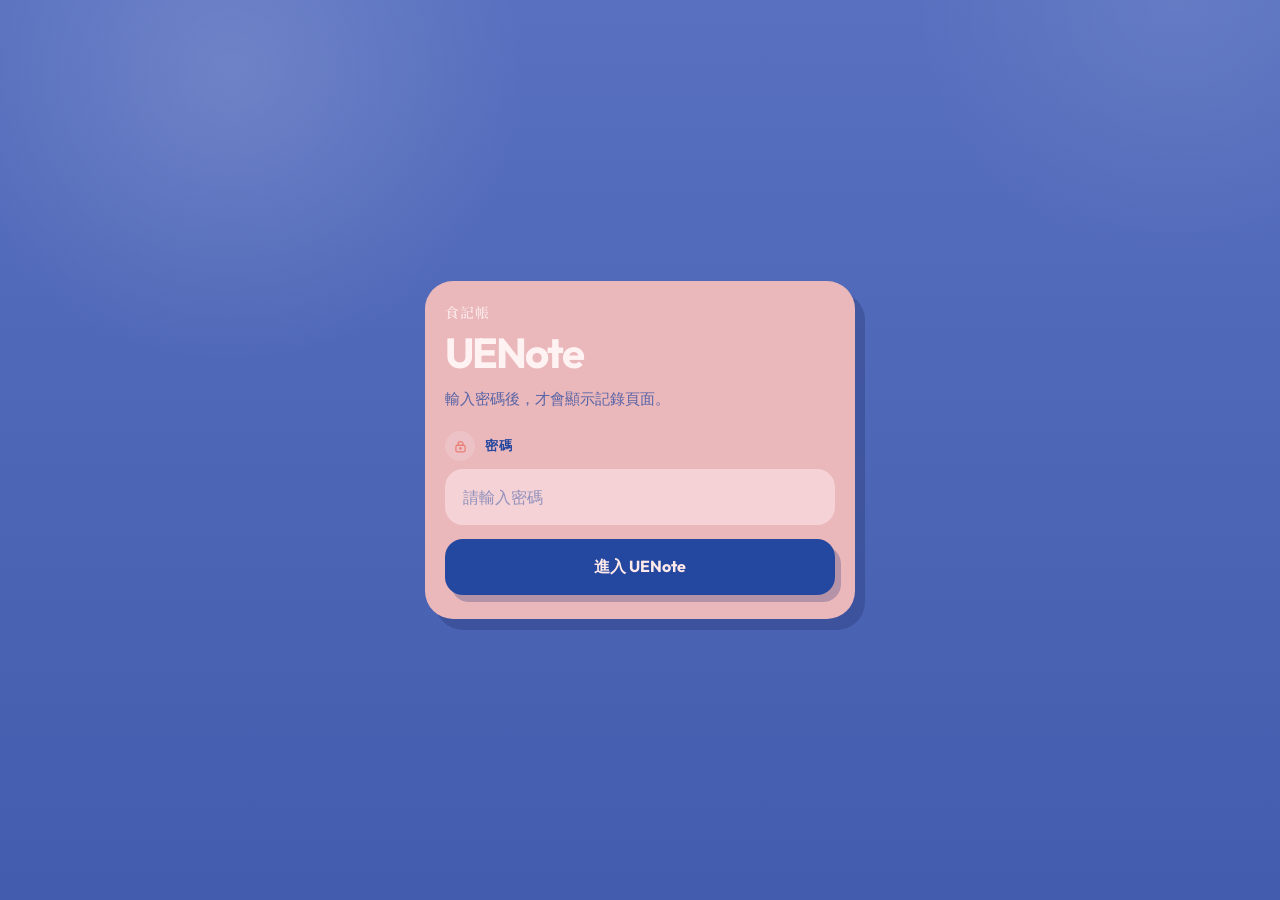
<file: index.html>
<!DOCTYPE html>
<html lang="zh-Hant">
<head>
  <meta charset="UTF-8">
  <meta name="viewport" content="width=device-width, initial-scale=1.0, viewport-fit=cover">
  <title>UENote</title>
  <link rel="icon" type="image/png" href="uenote-icon-180.png?v=20260509e">
  <link rel="apple-touch-icon" sizes="180x180" href="uenote-icon-180.png?v=20260509e">
  <link rel="preconnect" href="https://fonts.googleapis.com">
  <link rel="preconnect" href="https://fonts.gstatic.com" crossorigin>
  <link href="https://fonts.googleapis.com/css2?family=Noto+Serif+TC:wght@500;600;700&family=Outfit:wght@300;400;500;600;700&display=swap" rel="stylesheet">
  <link rel="stylesheet" href="style.css?v=password-gate-2">
</head>
<body>
  <section id="auth-gate" class="auth-gate">
    <div class="auth-card">
      <p class="brand-kicker">食記帳</p>
      <h1>UENote</h1>
      <p class="auth-copy">輸入密碼後，才會顯示記錄頁面。</p>
      <label class="field-group auth-field">
        <span class="field-label">
          <span class="field-icon" aria-hidden="true">
            <svg viewBox="0 0 24 24" class="ui-icon">
              <rect x="5.5" y="10.25" width="13" height="9.25" rx="2.25"></rect>
              <path d="M8.5 10.25V8.5a3.5 3.5 0 1 1 7 0v1.75"></path>
              <circle cx="12" cy="14.75" r="1"></circle>
            </svg>
          </span>
          <span>密碼</span>
        </span>
        <input id="password-input" type="password" placeholder="請輸入密碼" autocomplete="current-password">
      </label>
      <button id="unlock-button" class="primary-button" type="button">進入 UENote</button>
      <p id="auth-status" class="status-text auth-status"></p>
    </div>
  </section>

  <main id="app-shell" class="app-shell" hidden>
    <section id="page-add" class="page is-active">
      <header class="topbar">
        <div class="brand-block">
          <p class="brand-kicker">食記帳</p>
          <h1>UENote</h1>
        </div>
        <div class="top-switch" role="tablist" aria-label="頁面切換">
          <button class="top-switch-button is-active" data-page="add" type="button">新增記錄</button>
          <button class="top-switch-button" data-page="list" type="button">查看記錄</button>
        </div>
      </header>

      <section class="content-card form-card">
        <div class="section-head">
          <div>
            <p class="section-kicker">Entry</p>
            <h2 class="section-title">新增記錄</h2>
          </div>
          <p id="sync-status" class="status-text"></p>
        </div>

        <div class="form-grid">
          <label class="field-group">
            <span class="field-label">
              <span class="field-icon" aria-hidden="true">
                <svg viewBox="0 0 24 24" class="ui-icon">
                  <path d="M4.5 10.75 12 4.75l7.5 6v8A1.25 1.25 0 0 1 18.25 20h-4.5v-5h-3.5v5h-4.5A1.25 1.25 0 0 1 4.5 18.75Z"></path>
                </svg>
              </span>
              <span>店家</span>
            </span>
            <input id="restaurant-input" list="restaurant-suggestions" placeholder="輸入店家名稱" autocomplete="off">
            <datalist id="restaurant-suggestions"></datalist>
          </label>

          <label class="field-group">
            <span class="field-label">
              <span class="field-icon" aria-hidden="true">
                <svg viewBox="0 0 24 24" class="ui-icon">
                  <path d="M7 3.75v7.5"></path>
                  <path d="M10 3.75v7.5"></path>
                  <path d="M7 7.5h3"></path>
                  <path d="M15 3.75V20.25"></path>
                  <path d="M18.5 3.75c1.15 1.55 1.55 3.15 1.2 4.8-.35 1.4-1.25 2.65-2.7 3.7"></path>
                </svg>
              </span>
              <span>餐點</span>
            </span>
            <input id="item-input" list="item-suggestions" placeholder="輸入餐點名稱" autocomplete="off">
            <datalist id="item-suggestions"></datalist>
          </label>

          <div class="compact-row">
            <label class="field-group">
              <span class="field-label">
                <span class="field-icon" aria-hidden="true">
                  <svg viewBox="0 0 24 24" class="ui-icon">
                    <path d="M6.75 8.25h7.5l3.5 3.5-7.5 7.5-3.5-3.5Z"></path>
                    <circle cx="9.75" cy="11.25" r="1"></circle>
                  </svg>
                </span>
                <span>類型</span>
              </span>
              <input id="type-input" type="text" placeholder="例如：早餐、回購" autocomplete="off">
            </label>

            <label class="field-group">
              <span class="field-label">
                <span class="field-icon" aria-hidden="true">
                  <svg viewBox="0 0 24 24" class="ui-icon">
                    <path d="M12 12.25a3.75 3.75 0 1 0-3.75-3.75A3.75 3.75 0 0 0 12 12.25Z"></path>
                    <path d="M5.25 19.25a6.75 6.75 0 0 1 13.5 0"></path>
                  </svg>
                </span>
                <span>使用者</span>
              </span>
              <select id="author-input">
                <option value="R">R</option>
                <option value="Joey">Joey</option>
              </select>
            </label>
          </div>

          <label class="field-group">
            <span class="field-label">
              <span class="field-icon" aria-hidden="true">
                <svg viewBox="0 0 24 24" class="ui-icon">
                  <path d="M5 5.25A1.25 1.25 0 0 1 6.25 4h9.25L19 7.5v11.25A1.25 1.25 0 0 1 17.75 20H6.25A1.25 1.25 0 0 1 5 18.75Z"></path>
                  <path d="M15.5 4v4h4"></path>
                  <path d="M8 11.5h8"></path>
                  <path d="M8 15h5.5"></path>
                </svg>
              </span>
              <span>備註</span>
            </span>
            <textarea id="note-input" rows="4" placeholder="可不填"></textarea>
          </label>

          <button id="save-record" class="primary-button" type="button">儲存記錄</button>
        </div>
      </section>
    </section>

    <section id="page-list" class="page">
      <header class="topbar">
        <div class="brand-block">
          <p class="brand-kicker">記錄庫</p>
          <h1>UENote</h1>
        </div>
        <div class="top-switch" role="tablist" aria-label="頁面切換">
          <button class="top-switch-button" data-page="add" type="button">新增記錄</button>
          <button class="top-switch-button is-active" data-page="list" type="button">查看記錄</button>
        </div>
      </header>

      <section class="content-card">
        <div class="section-head">
          <div>
            <p class="section-kicker">Archive</p>
            <h2 class="section-title">查看記錄</h2>
          </div>
        </div>

        <label class="field-group search-group">
          <span class="field-label">
            <span class="field-icon" aria-hidden="true">
              <svg viewBox="0 0 24 24" class="ui-icon">
                <circle cx="11" cy="11" r="5.5"></circle>
                <path d="m16 16 4 4"></path>
              </svg>
            </span>
            <span>搜尋</span>
          </span>
          <input id="search-input" placeholder="搜尋店家、餐點、類型、備註" autocomplete="off">
        </label>

        <div id="record-list" class="record-list"></div>
      </section>
    </section>
  </main>

  <script>
    window.UENOTE_CONFIG = window.UENOTE_CONFIG || {};
  </script>
  <script src="config.js?v=password-gate-2"></script>
  <script src="app.js?v=password-gate-2"></script>
</body>
</html>
</file>
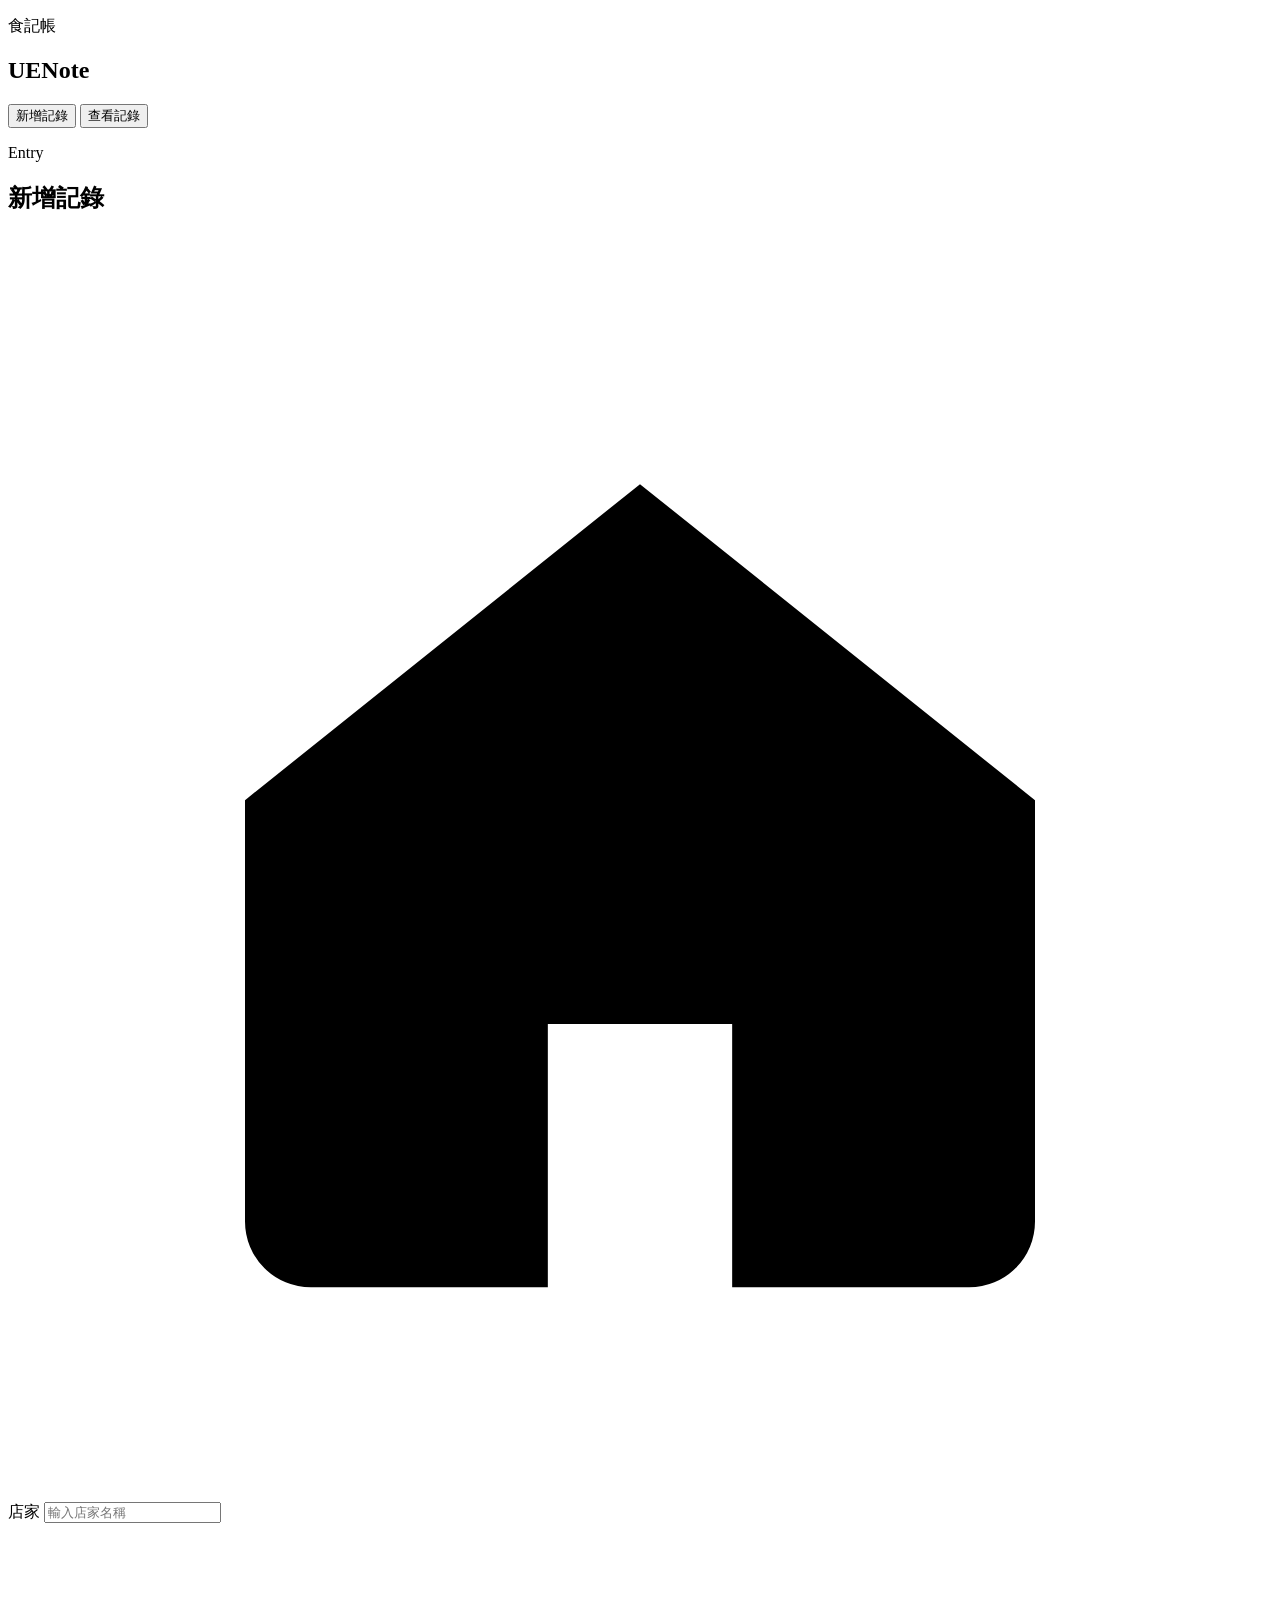
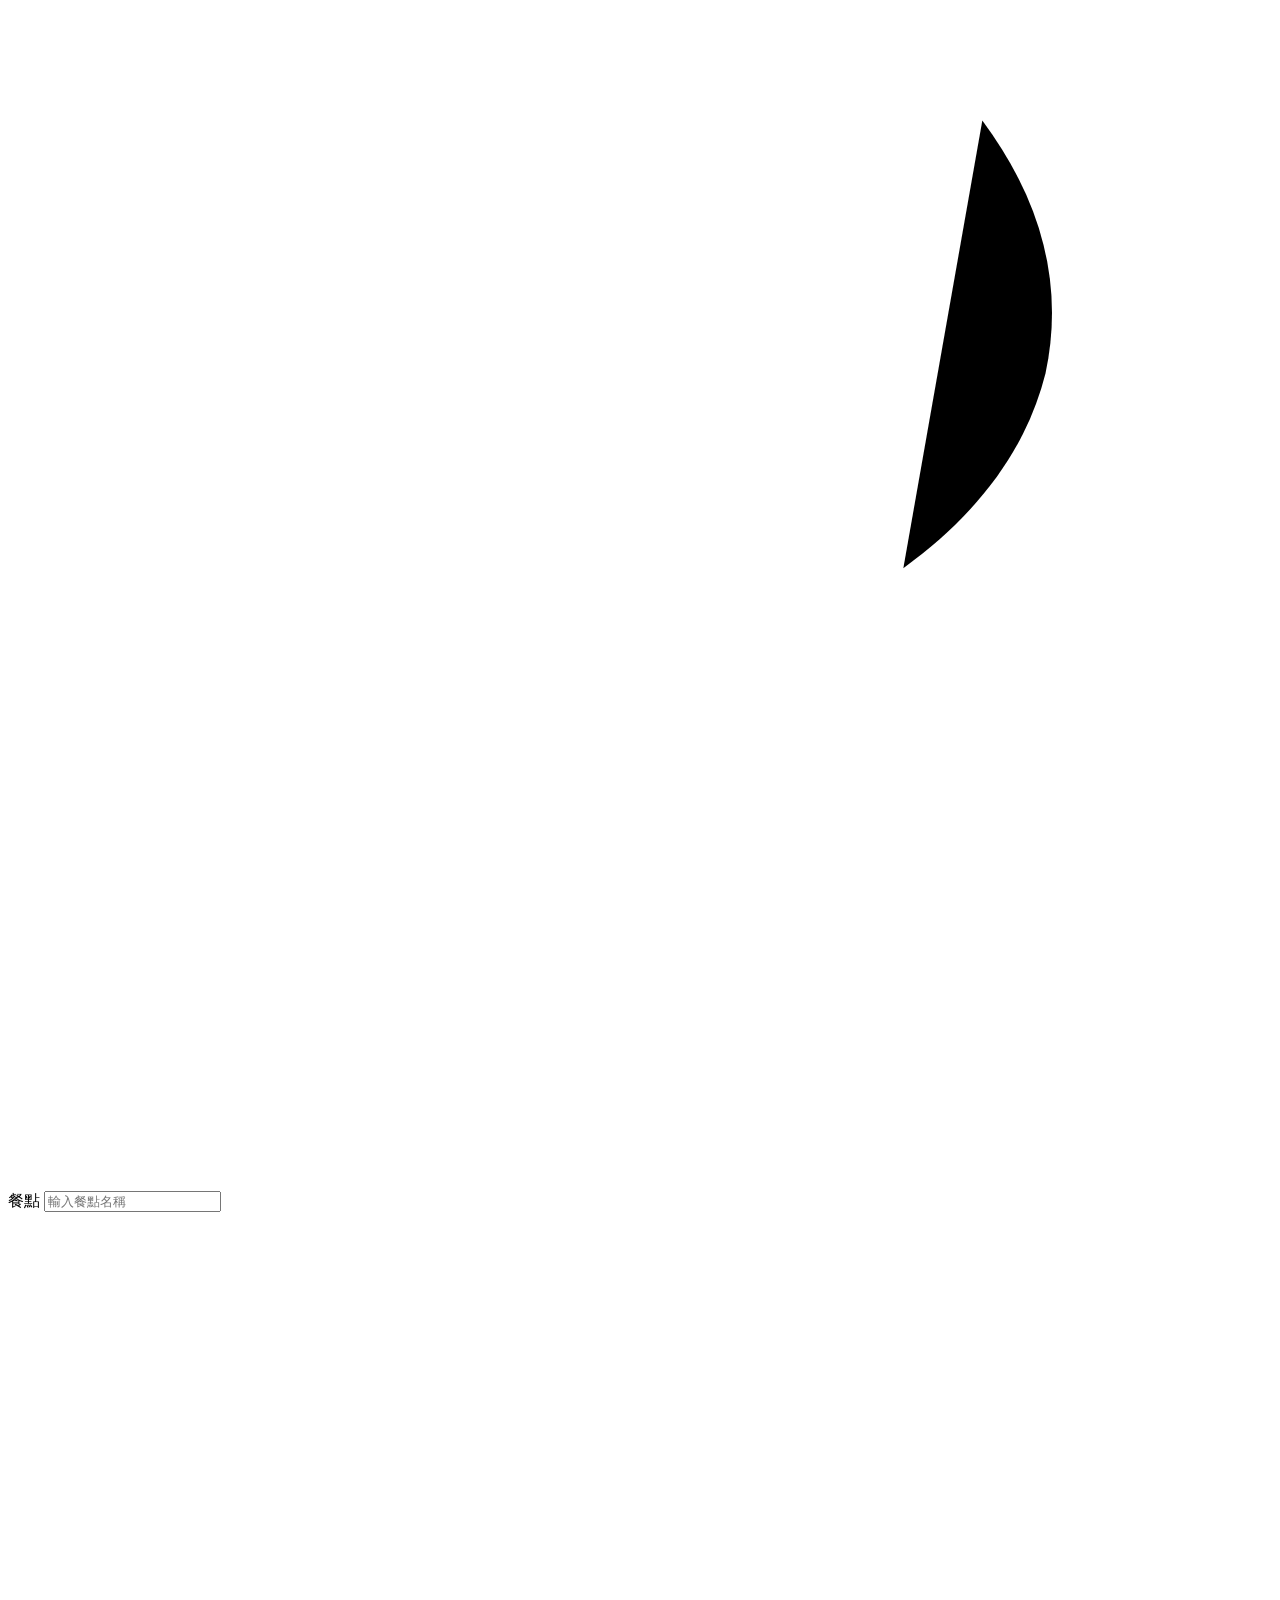
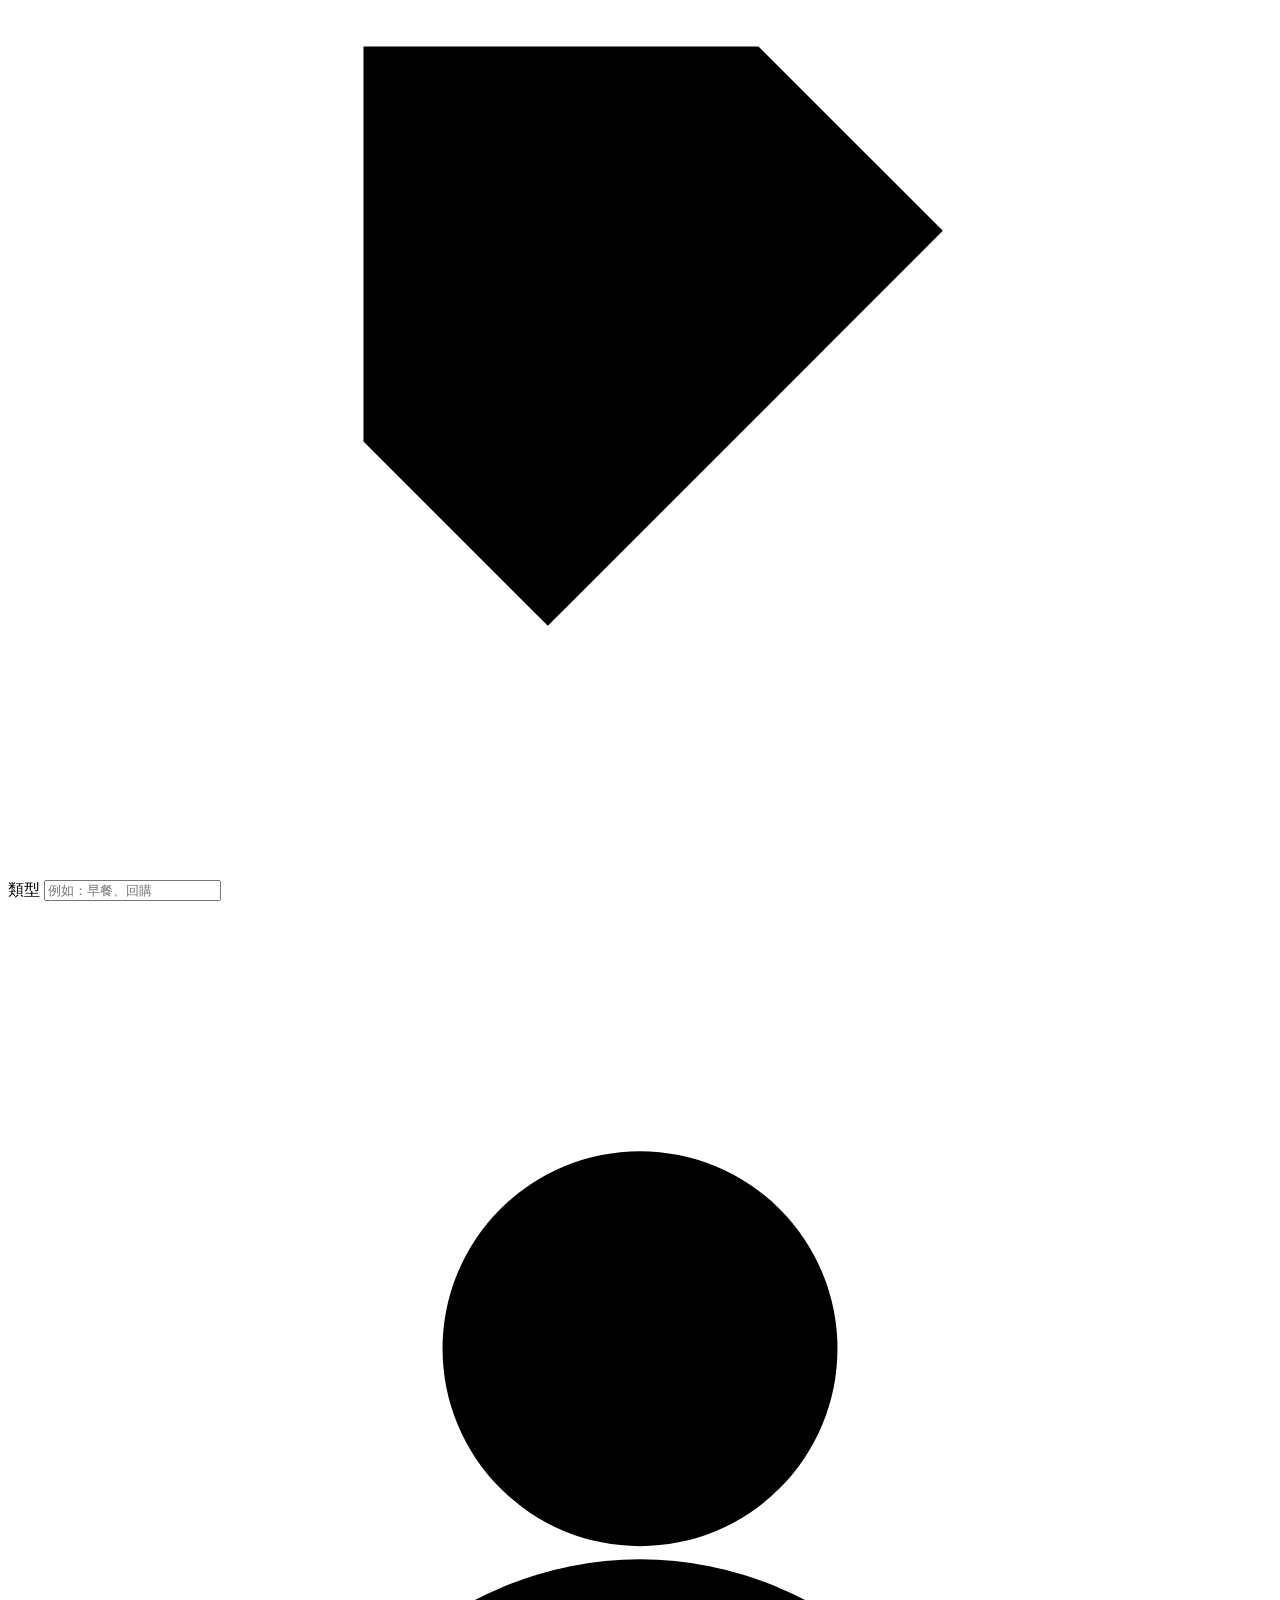
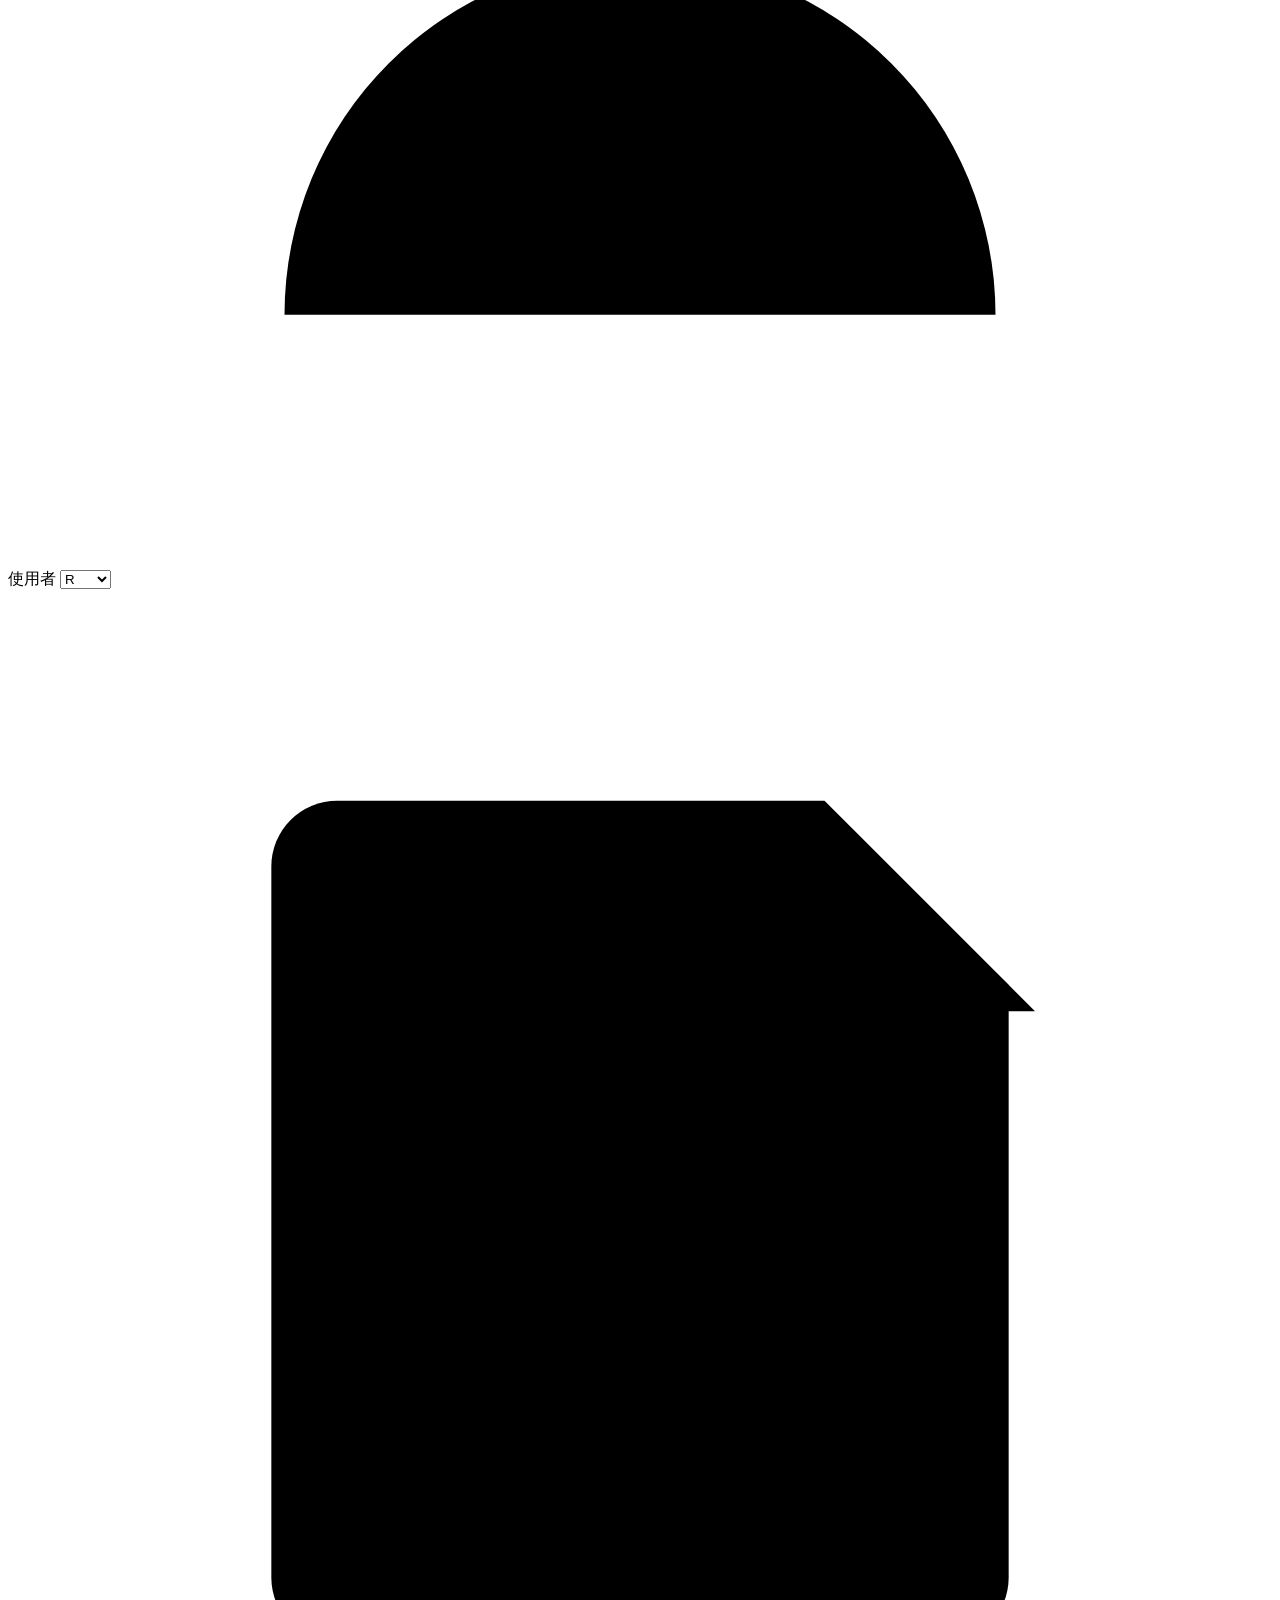
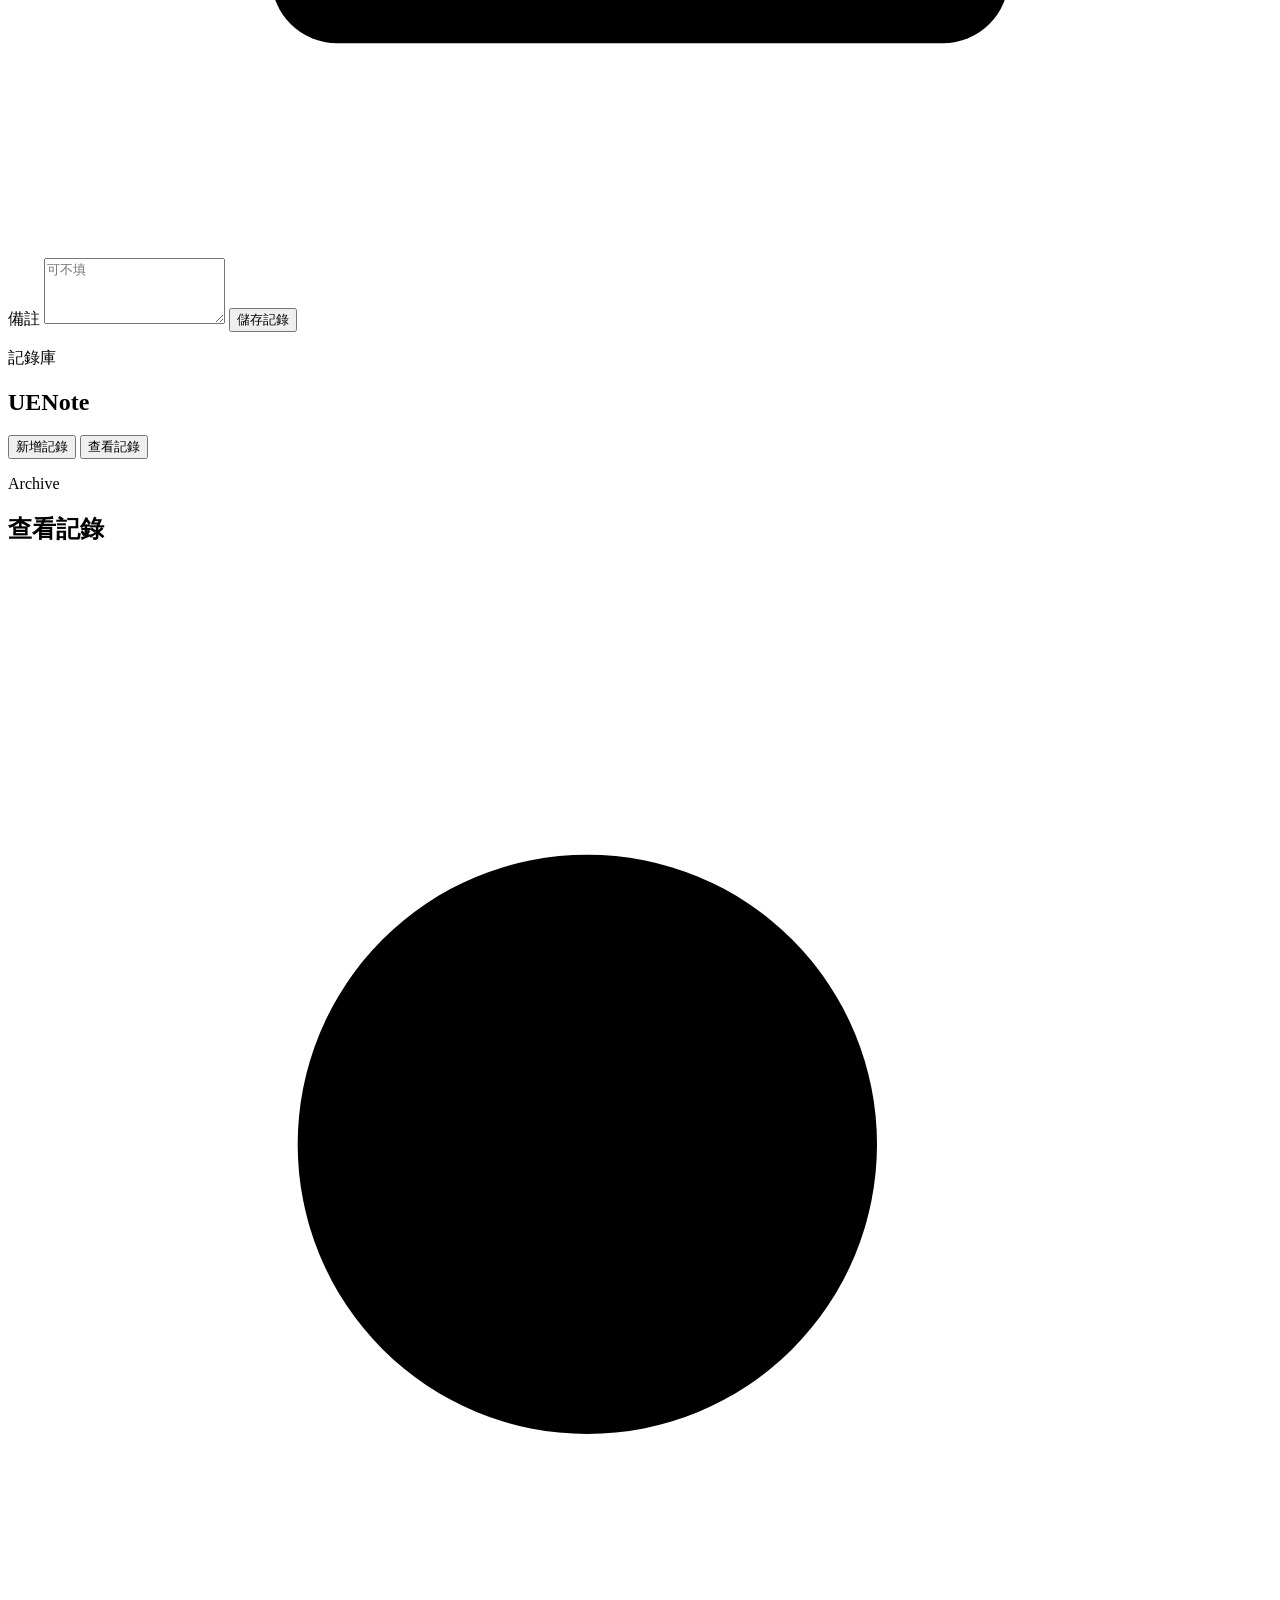
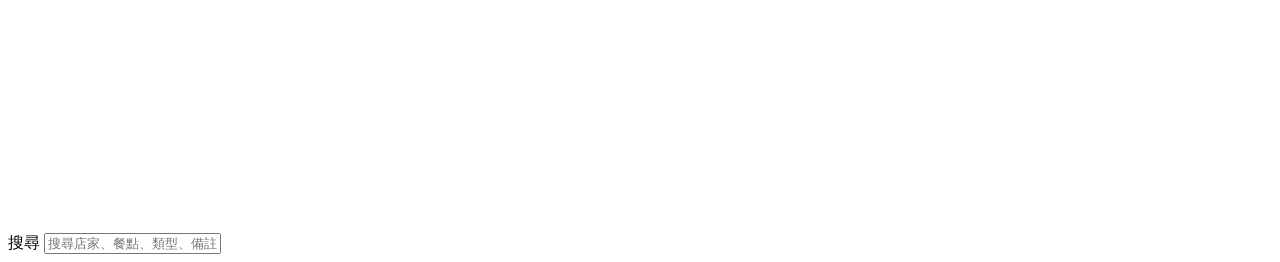
<file: apps-script/Index.html>
<!DOCTYPE html>
<html lang="zh-Hant">
<head>
  <meta charset="UTF-8">
  <meta name="viewport" content="width=device-width, initial-scale=1.0, viewport-fit=cover">
  <title>UENote</title>
  <link rel="icon" type="image/png" href="https://raw.githubusercontent.com/Rcherzz/UENote/main/uenote-icon-180.png?v=20260509e">
  <link rel="apple-touch-icon" sizes="180x180" href="https://raw.githubusercontent.com/Rcherzz/UENote/main/uenote-icon-180.png?v=20260509e">
  <link rel="preconnect" href="https://fonts.googleapis.com">
  <link rel="preconnect" href="https://fonts.gstatic.com" crossorigin>
  <link href="https://fonts.googleapis.com/css2?family=Noto+Serif+TC:wght@500;600;700&family=Outfit:wght@300;400;500;600;700&display=swap" rel="stylesheet">
  <style>
    <?!= include("Style"); ?>
  </style>
</head>
<body>
  <main class="app-shell">
    <section id="page-add" class="page is-active">
      <header class="topbar">
        <div class="brand-block">
          <p class="brand-kicker">食記帳</p>
          <h1>UENote</h1>
        </div>
        <div class="top-switch" role="tablist" aria-label="頁面切換">
          <button class="top-switch-button is-active" data-page="add" type="button">新增記錄</button>
          <button class="top-switch-button" data-page="list" type="button">查看記錄</button>
        </div>
      </header>

      <section class="content-card form-card">
        <div class="section-head">
          <div>
            <p class="section-kicker">Entry</p>
            <h2 class="section-title">新增記錄</h2>
          </div>
          <p id="sync-status" class="status-text"></p>
        </div>

        <div class="form-grid">
          <label class="field-group">
            <span class="field-label">
              <span class="field-icon" aria-hidden="true">
                <svg viewBox="0 0 24 24" class="ui-icon">
                  <path d="M4.5 10.75 12 4.75l7.5 6v8A1.25 1.25 0 0 1 18.25 20h-4.5v-5h-3.5v5h-4.5A1.25 1.25 0 0 1 4.5 18.75Z"></path>
                </svg>
              </span>
              <span>店家</span>
            </span>
            <input id="restaurant-input" list="restaurant-suggestions" placeholder="輸入店家名稱">
            <datalist id="restaurant-suggestions"></datalist>
          </label>

          <label class="field-group">
            <span class="field-label">
              <span class="field-icon" aria-hidden="true">
                <svg viewBox="0 0 24 24" class="ui-icon">
                  <path d="M7 3.75v7.5"></path>
                  <path d="M10 3.75v7.5"></path>
                  <path d="M7 7.5h3"></path>
                  <path d="M15 3.75V20.25"></path>
                  <path d="M18.5 3.75c1.15 1.55 1.55 3.15 1.2 4.8-.35 1.4-1.25 2.65-2.7 3.7"></path>
                </svg>
              </span>
              <span>餐點</span>
            </span>
            <input id="item-input" list="item-suggestions" placeholder="輸入餐點名稱">
            <datalist id="item-suggestions"></datalist>
          </label>

          <div class="compact-row">
            <label class="field-group">
              <span class="field-label">
                <span class="field-icon" aria-hidden="true">
                  <svg viewBox="0 0 24 24" class="ui-icon">
                    <path d="M6.75 8.25h7.5l3.5 3.5-7.5 7.5-3.5-3.5Z"></path>
                    <circle cx="9.75" cy="11.25" r="1"></circle>
                  </svg>
                </span>
                <span>類型</span>
              </span>
              <input id="type-input" type="text" placeholder="例如：早餐、回購">
            </label>

            <label class="field-group">
              <span class="field-label">
                <span class="field-icon" aria-hidden="true">
                  <svg viewBox="0 0 24 24" class="ui-icon">
                    <path d="M12 12.25a3.75 3.75 0 1 0-3.75-3.75A3.75 3.75 0 0 0 12 12.25Z"></path>
                    <path d="M5.25 19.25a6.75 6.75 0 0 1 13.5 0"></path>
                  </svg>
                </span>
                <span>使用者</span>
              </span>
              <select id="author-input">
                <option value="R">R</option>
                <option value="Joey">Joey</option>
              </select>
            </label>
          </div>

          <label class="field-group">
            <span class="field-label">
              <span class="field-icon" aria-hidden="true">
                <svg viewBox="0 0 24 24" class="ui-icon">
                  <path d="M5 5.25A1.25 1.25 0 0 1 6.25 4h9.25L19 7.5v11.25A1.25 1.25 0 0 1 17.75 20H6.25A1.25 1.25 0 0 1 5 18.75Z"></path>
                  <path d="M15.5 4v4h4"></path>
                  <path d="M8 11.5h8"></path>
                  <path d="M8 15h5.5"></path>
                </svg>
              </span>
              <span>備註</span>
            </span>
            <textarea id="note-input" rows="4" placeholder="可不填"></textarea>
          </label>

          <button id="save-record" class="primary-button" type="button">儲存記錄</button>
        </div>
      </section>
    </section>

    <section id="page-list" class="page">
      <header class="topbar">
        <div class="brand-block">
          <p class="brand-kicker">記錄庫</p>
          <h1>UENote</h1>
        </div>
        <div class="top-switch" role="tablist" aria-label="頁面切換">
          <button class="top-switch-button" data-page="add" type="button">新增記錄</button>
          <button class="top-switch-button is-active" data-page="list" type="button">查看記錄</button>
        </div>
      </header>

      <section class="content-card">
        <div class="section-head">
          <div>
            <p class="section-kicker">Archive</p>
            <h2 class="section-title">查看記錄</h2>
          </div>
        </div>

        <label class="field-group search-group">
          <span class="field-label">
            <span class="field-icon" aria-hidden="true">
              <svg viewBox="0 0 24 24" class="ui-icon">
                <circle cx="11" cy="11" r="5.5"></circle>
                <path d="m16 16 4 4"></path>
              </svg>
            </span>
            <span>搜尋</span>
          </span>
          <input id="search-input" placeholder="搜尋店家、餐點、類型、備註">
        </label>

        <div id="record-list" class="record-list"></div>
      </section>
    </section>
  </main>

  <?!= include("App"); ?>
</body>
</html>
</file>
<file: style.css>
:root {
  --phone-base: 393px;
  --bg: #435cad;
  --bg-soft: #5870bf;
  --panel: #eab7bb;
  --panel-light: #f2cfd1;
  --ink: #24479f;
  --ink-soft: rgba(36, 71, 159, 0.74);
  --ink-faint: rgba(255, 243, 243, 0.8);
  --accent: #ea7f77;
  --shadow-card: 10px 11px 0 rgba(40, 56, 118, 0.36);
  --shadow-button: 6px 7px 0 rgba(40, 56, 118, 0.28);
}

* {
  box-sizing: border-box;
}

html {
  width: 100%;
  background: var(--bg);
  -webkit-text-size-adjust: 100%;
}

body {
  width: 100%;
  margin: 0;
  min-height: 100dvh;
  overflow-x: hidden;
  color: var(--ink);
  font-family: "Outfit", "PingFang TC", "Noto Sans TC", sans-serif;
  background:
    radial-gradient(circle at 18% 8%, rgba(255, 255, 255, 0.14), transparent 22%),
    radial-gradient(circle at 92% 0%, rgba(255, 255, 255, 0.08), transparent 18%),
    linear-gradient(180deg, var(--bg-soft) 0%, var(--bg) 100%);
}

body::after {
  content: "";
  position: fixed;
  inset: 0;
  pointer-events: none;
  opacity: 0.08;
  background-image:
    radial-gradient(rgba(255, 255, 255, 0.66) 0.6px, transparent 0.6px),
    radial-gradient(rgba(40, 54, 103, 0.48) 0.55px, transparent 0.55px);
  background-position: 0 0, 10px 12px;
  background-size: 16px 16px, 18px 18px;
  mix-blend-mode: soft-light;
}

[hidden] {
  display: none !important;
}

input,
select,
textarea,
button {
  font: inherit;
  font-size: 16px;
}

button {
  border: 0;
  cursor: pointer;
  transition: transform 140ms ease, box-shadow 140ms ease, background-color 140ms ease, color 140ms ease;
}

button:active {
  transform: translate(2px, 2px);
  box-shadow: none;
}

.app-shell {
  width: 100%;
  max-width: 430px;
  margin: 0 auto;
  min-height: 100dvh;
  padding: calc(14px + env(safe-area-inset-top)) 14px calc(18px + env(safe-area-inset-bottom));
}

.auth-gate {
  width: 100%;
  min-height: 100dvh;
  position: fixed;
  inset: 0;
  z-index: 30;
  display: grid;
  place-items: center;
  padding: calc(18px + env(safe-area-inset-top)) 18px calc(18px + env(safe-area-inset-bottom));
}

.auth-card {
  width: min(100%, 430px);
  display: grid;
  gap: 14px;
  padding: 24px 20px;
  border-radius: 28px;
  background: var(--panel);
  box-shadow: var(--shadow-card);
}

.auth-copy {
  margin: 0;
  color: var(--ink-soft);
  font-size: 15px;
  line-height: 1.6;
}

.auth-field {
  margin-top: 6px;
}

.auth-status {
  min-height: 24px;
}

.page {
  display: none;
}

.page.is-active {
  display: grid;
  gap: 14px;
  align-content: start;
  min-height: calc(100dvh - env(safe-area-inset-top) - env(safe-area-inset-bottom) - 32px);
}

.topbar {
  display: flex;
  align-items: flex-start;
  justify-content: space-between;
  gap: 12px;
}

.brand-block {
  display: grid;
  gap: 6px;
  min-width: 0;
}

.brand-kicker {
  margin: 0;
  color: var(--ink-faint);
  font-family: "Noto Serif TC", serif;
  font-size: 14px;
  font-weight: 600;
  letter-spacing: 0.08em;
  line-height: 1;
}

h1 {
  margin: 0;
  color: #fff2f2;
  font-size: clamp(32px, 7.8vw, 42px);
  line-height: 0.96;
  letter-spacing: -0.05em;
  font-weight: 700;
}

.top-switch {
  flex: 0 0 auto;
  display: grid;
  grid-template-columns: 1fr 1fr;
  gap: 4px;
  padding: 4px;
  background: rgba(54, 77, 152, 0.82);
  border-radius: 16px;
  min-width: 172px;
  box-shadow: inset 0 1px 0 rgba(255, 255, 255, 0.08);
}

.top-switch-button {
  min-height: 38px;
  padding: 0 14px;
  border-radius: 12px;
  background: transparent;
  color: rgba(255, 238, 238, 0.82);
  font-size: 14px;
  font-weight: 600;
  letter-spacing: 0.02em;
}

.top-switch-button.is-active {
  background: var(--panel-light);
  color: var(--ink);
  box-shadow:
    0 1px 2px rgba(24, 35, 80, 0.14),
    0 0 0 0.5px rgba(255, 255, 255, 0.12);
}

.content-card {
  position: relative;
  overflow: hidden;
  display: grid;
  gap: 16px;
  padding: 18px;
  background: var(--panel);
  border-radius: 28px;
  box-shadow: var(--shadow-card);
}

.intro-card {
  min-height: 168px;
}

.form-card {
  min-height: clamp(560px, calc(100dvh - 300px), 740px);
  align-content: start;
}

.content-card::before {
  content: "";
  position: absolute;
  inset: 0;
  pointer-events: none;
  background:
    radial-gradient(circle at 22% 16%, rgba(255, 255, 255, 0.14), transparent 28%),
    radial-gradient(circle at 82% 68%, rgba(255, 255, 255, 0.08), transparent 24%);
  mix-blend-mode: screen;
}

.intro-card {
  padding-block: 18px;
}

.section-head,
.field-group,
.record-card,
.record-top {
  position: relative;
  z-index: 1;
}

.section-head {
  display: flex;
  align-items: flex-start;
  justify-content: space-between;
  gap: 12px;
}

.section-kicker {
  margin: 0 0 6px;
  color: var(--ink-faint);
  font-size: 11px;
  font-weight: 700;
  letter-spacing: 0.18em;
  text-transform: uppercase;
}

.section-title {
  margin: 0;
  color: var(--ink);
  font-size: clamp(22px, 5.8vw, 30px);
  line-height: 1.02;
  letter-spacing: -0.04em;
  font-weight: 700;
}

.panel-note,
.status-text,
.record-subtitle {
  margin: 0;
  color: var(--ink-soft);
  font-size: 15px;
  line-height: 1.56;
}

.status-text:empty {
  display: none;
}

.form-grid {
  display: grid;
  gap: 12px;
}

.compact-row {
  display: grid;
  grid-template-columns: 1fr 1fr;
  gap: 10px;
}

.field-group {
  display: grid;
  gap: 8px;
}

.field-label {
  display: inline-flex;
  align-items: center;
  gap: 10px;
  color: var(--ink);
  font-size: 13px;
  font-weight: 700;
  letter-spacing: 0.08em;
  text-transform: uppercase;
}

.field-icon {
  display: inline-flex;
  align-items: center;
  justify-content: center;
  width: 30px;
  height: 30px;
  border-radius: 999px;
  color: var(--accent);
  background: rgba(255, 255, 255, 0.16);
}

.ui-icon {
  width: 17px;
  height: 17px;
  fill: none;
  stroke: currentColor;
  stroke-width: 1.8;
  stroke-linecap: round;
  stroke-linejoin: round;
}

input,
select,
textarea {
  width: 100%;
  min-height: 56px;
  padding: 16px 18px;
  border: 0;
  border-radius: 18px;
  background: rgba(255, 242, 243, 0.46);
  color: var(--ink);
  outline: none;
  appearance: none;
}

select {
  padding-right: 44px;
  background-image: url("data:image/svg+xml,%3Csvg xmlns='http://www.w3.org/2000/svg' viewBox='0 0 24 24' fill='none' stroke='%2324479f' stroke-width='2.2' stroke-linecap='round' stroke-linejoin='round'%3E%3Cpath d='M7.25 9.75 12 14.25l4.75-4.5'/%3E%3C/svg%3E");
  background-repeat: no-repeat;
  background-position: right 14px center;
  background-size: 18px 18px;
}

textarea {
  min-height: 124px;
  resize: none;
}

input::placeholder,
textarea::placeholder {
  color: rgba(55, 85, 165, 0.52);
}

input:focus,
select:focus,
textarea:focus {
  box-shadow: 0 0 0 3px rgba(255, 255, 255, 0.14);
}

.primary-button,
.ghost-button {
  min-height: 56px;
  border-radius: 18px;
  font-weight: 700;
}

.primary-button {
  background: var(--ink);
  color: #ffe9e9;
  box-shadow: var(--shadow-button);
}

.record-list {
  display: grid;
  gap: 12px;
}

#page-list .content-card {
  min-height: calc(100dvh - 156px - env(safe-area-inset-bottom));
  align-content: start;
}

.record-card {
  display: grid;
  gap: 8px;
  padding: 14px 14px 15px;
  border-radius: 20px;
  background: rgba(247, 224, 225, 0.66);
  box-shadow: 5px 6px 0 rgba(52, 69, 131, 0.18);
}

.record-top {
  display: flex;
  align-items: flex-start;
  justify-content: space-between;
  gap: 12px;
}

.record-top > div:first-child {
  flex: 1 1 auto;
  min-width: 0;
}

.record-title {
  margin: 0;
  color: var(--ink);
  font-size: 18px;
  line-height: 1.1;
  font-weight: 700;
}

.record-actions {
  display: flex;
  gap: 6px;
  margin-left: auto;
  flex: 0 0 auto;
  align-self: flex-start;
}

.icon-button {
  width: 42px;
  min-width: 42px;
  min-height: 42px;
  padding: 0;
  border-radius: 999px;
  background: rgba(255, 242, 243, 0.36);
  color: var(--ink);
}

.danger-button {
  color: var(--accent);
}

.record-meta {
  display: flex;
  flex-wrap: wrap;
  gap: 6px;
}

.record-chip {
  display: inline-flex;
  align-items: center;
  gap: 6px;
  min-height: 30px;
  padding: 0 10px;
  border-radius: 999px;
  background: rgba(255, 243, 244, 0.34);
  color: var(--ink);
  font-size: 13px;
}

@media (max-width: 430px) {
  .app-shell {
    padding-inline: 12px;
  }

  .topbar {
    gap: 10px;
  }

  .top-switch {
    min-width: 154px;
  }

  .section-head {
    flex-direction: column;
  }
}

@media (max-width: 390px) {
  .compact-row {
    grid-template-columns: 1fr;
  }

  .topbar {
    flex-direction: column;
    align-items: stretch;
  }

  .top-switch {
    width: 100%;
  }

  h1 {
    font-size: 30px;
  }
}
</file>
